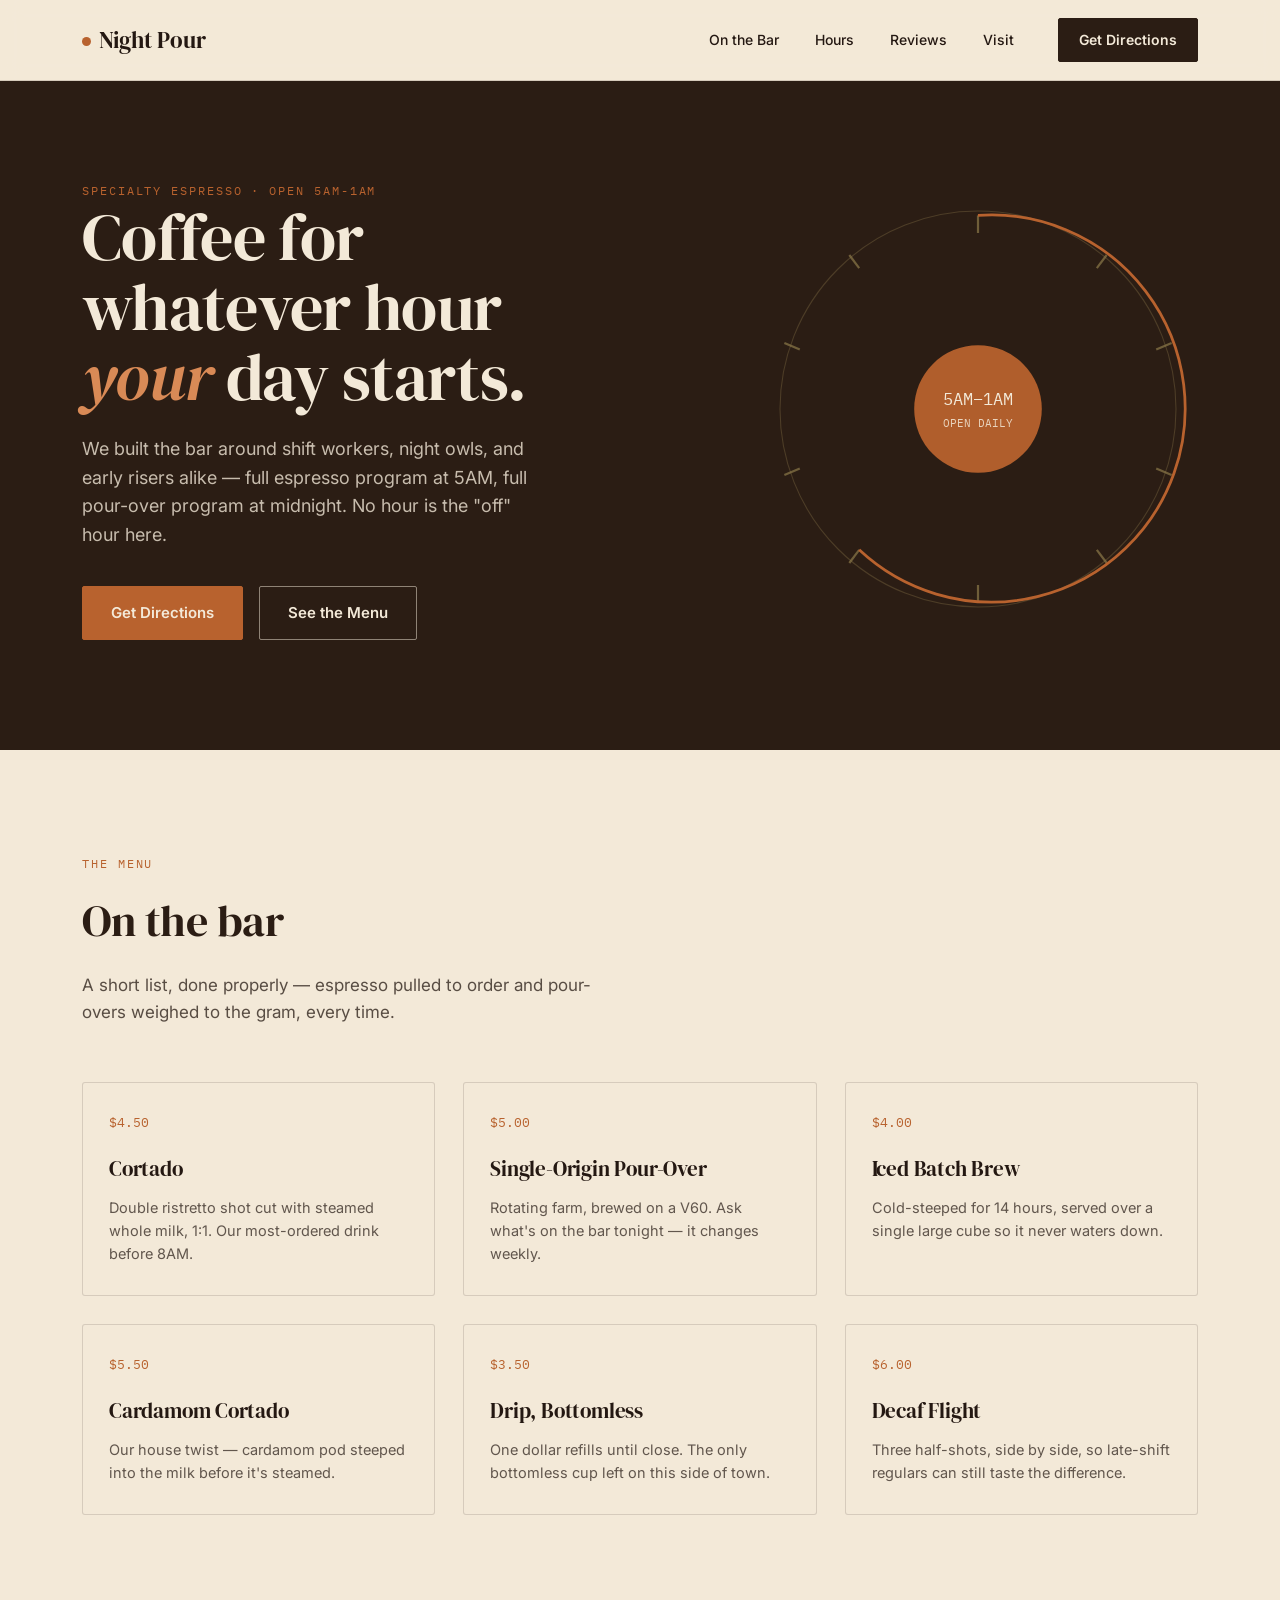
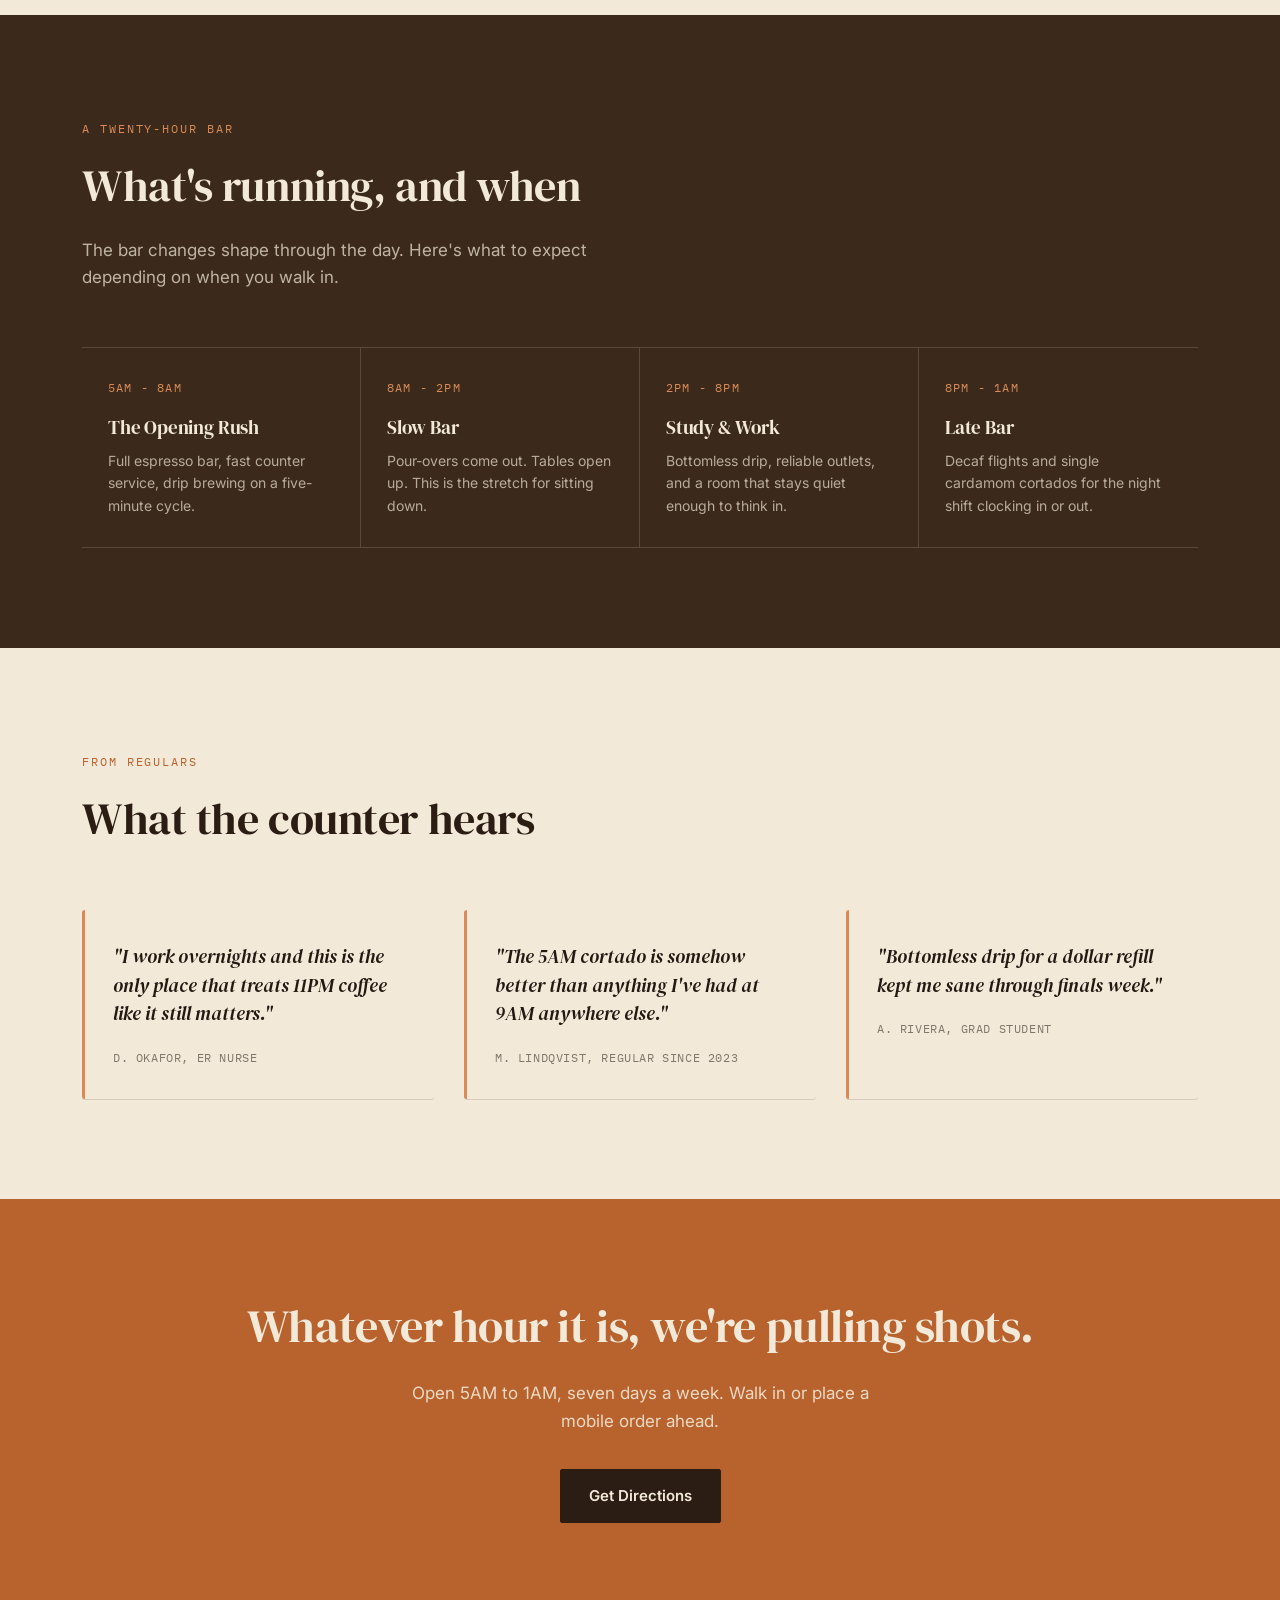
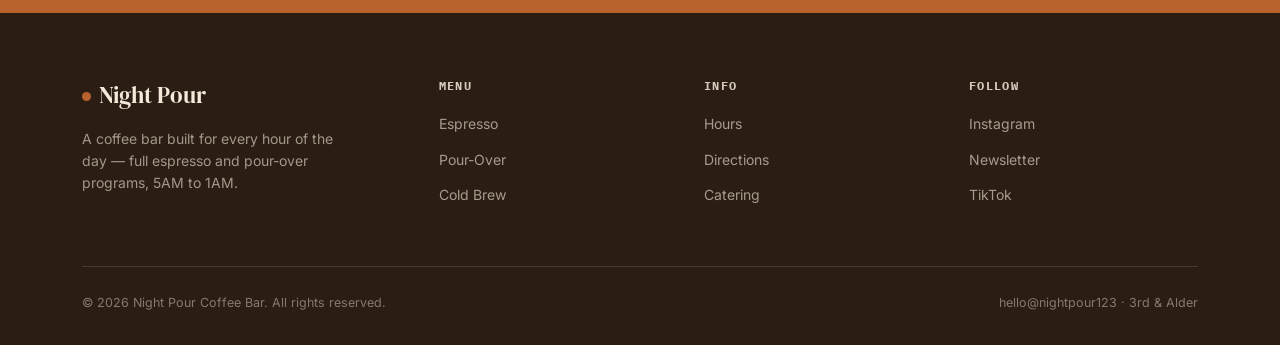
<file: WebDevelopment-Level1-Task1-LandingPage/index.html>
<!DOCTYPE html>
<html lang="en">
<head>
  <meta charset="UTF-8" />
  <meta name="viewport" content="width=device-width, initial-scale=1.0"/>
  <title>Night Pour — Coffee Bar, Open 5AM-1AM</title>
  <!-- Google Fonts -->
  <link rel="preconnect" href="https://fonts.googleapis.com" />
  <link rel="preconnect" href="https://fonts.gstatic.com" crossorigin />
  <link
    href="https://fonts.googleapis.com/css2?family=DM+Serif+Display:ital@0;1&family=Inter:wght@400;500;600;700&family=IBM+Plex+Mono:wght@400;500&display=swap"
    rel="stylesheet"
  />
  <!-- External CSS -->
  <link rel="stylesheet" href="styles.css" />
</head>
<body>
  <header>
    <div class="wrap nav-inner">
      <a href="#top" class="logo"><span class="mark"></span>Night Pour</a>
      <div class="nav-links-wrap">
        <nav>
          <ul>
            <li><a href="#bar">On the Bar</a></li>
            <li><a href="#hours">Hours</a></li>
            <li><a href="#reviews">Reviews</a></li>
            <li><a href="#visit">Visit</a></li>
          </ul>
        </nav>
        <a href="#visit" class="btn btn-primary" style="padding:10px 20px; font-size:14px;">Get Directions</a>
      </div>
    </div>
  </header>

  <main id="top">
    <!-- HERO -->
    <section class="hero">
      <div class="wrap">
        <div>
          <span class="eyebrow">Specialty Espresso · Open 5AM-1AM</span>
          <h1>Coffee for whatever hour <em>your</em> day starts.</h1>
          <p class="sub">We built the bar around shift workers, night owls, and early risers alike — full espresso program at 5AM, full pour-over program at midnight. No hour is the "off" hour here.</p>
          <div class="cta-row">
            <a href="#visit" class="btn btn-primary">Get Directions</a>
            <a href="#bar" class="btn btn-ghost">See the Menu</a>
          </div>
        </div>

        <div class="dial-motif" aria-hidden="true">
          <svg viewBox="0 0 400 400">
            <circle cx="200" cy="200" r="180" fill="none" stroke="#8C7A4A" stroke-width="1" opacity="0.35" />
            <g class="dial-tick" stroke-width="2">
              <line x1="200" y1="24" x2="200" y2="40" />
              <line x1="317" y1="60" x2="308" y2="72" />
              <line x1="376" y1="140" x2="362" y2="146" />
              <line x1="376" y1="260" x2="362" y2="254" />
              <line x1="317" y1="340" x2="308" y2="328" />
              <line x1="200" y1="376" x2="200" y2="360" />
              <line x1="83" y1="340" x2="92" y2="328" />
              <line x1="24" y1="260" x2="38" y2="254" />
              <line x1="24" y1="140" x2="38" y2="146" />
              <line x1="83" y1="60" x2="92" y2="72" />
            </g>
            <path class="dial-arc" d="M 200 24 A 176 176 0 1 1 92 328" />
            <circle cx="200" cy="200" r="58" fill="#B8622E" opacity="0.95" />
            <text x="200" y="196" text-anchor="middle" fill="#F3E9D8" font-family="IBM Plex Mono, monospace" font-size="15">5AM–1AM</text>
            <text x="200" y="216" text-anchor="middle" fill="#F3E9D8" font-family="IBM Plex Mono, monospace" font-size="10" opacity="0.85">OPEN DAILY</text>
          </svg>
        </div>
      </div>
    </section>

    <!-- ON THE BAR -->
    <section id="bar">
      <div class="wrap">
        <div class="section-head">
          <span class="eyebrow">The Menu</span>
          <h2>On the bar</h2>
          <p>A short list, done properly — espresso pulled to order and pour-overs weighed to the gram, every time.</p>
        </div>
        <div class="bar-grid">
          <div class="bar-card">
            <span class="price">$4.50</span>
            <h3>Cortado</h3>
            <p>Double ristretto shot cut with steamed whole milk, 1:1. Our most-ordered drink before 8AM.</p>
          </div>
          <div class="bar-card">
            <span class="price">$5.00</span>
            <h3>Single-Origin Pour-Over</h3>
            <p>Rotating farm, brewed on a V60. Ask what's on the bar tonight — it changes weekly.</p>
          </div>
          <div class="bar-card">
            <span class="price">$4.00</span>
            <h3>Iced Batch Brew</h3>
            <p>Cold-steeped for 14 hours, served over a single large cube so it never waters down.</p>
          </div>
          <div class="bar-card">
            <span class="price">$5.50</span>
            <h3>Cardamom Cortado</h3>
            <p>Our house twist — cardamom pod steeped into the milk before it's steamed.</p>
          </div>
          <div class="bar-card">
            <span class="price">$3.50</span>
            <h3>Drip, Bottomless</h3>
            <p>One dollar refills until close. The only bottomless cup left on this side of town.</p>
          </div>
          <div class="bar-card">
            <span class="price">$6.00</span>
            <h3>Decaf Flight</h3>
            <p>Three half-shots, side by side, so late-shift regulars can still taste the difference.</p>
          </div>
        </div>
      </div>
    </section>

    <!-- HOURS -->
    <section id="hours" class="panel">
      <div class="wrap">
        <div class="section-head">
          <span class="eyebrow">A Twenty-Hour Bar</span>
          <h2>What's running, and when</h2>
          <p>The bar changes shape through the day. Here's what to expect depending on when you walk in.</p>
        </div>
        <div class="hours-grid">
          <div class="hour-card">
            <span class="slot">5AM - 8AM</span>
            <h3>The Opening Rush</h3>
            <p>Full espresso bar, fast counter service, drip brewing on a five-minute cycle.</p>
          </div>
          <div class="hour-card">
            <span class="slot">8AM - 2PM</span>
            <h3>Slow Bar</h3>
            <p>Pour-overs come out. Tables open up. This is the stretch for sitting down.</p>
          </div>
          <div class="hour-card">
            <span class="slot">2PM - 8PM</span>
            <h3>Study & Work</h3>
            <p>Bottomless drip, reliable outlets, and a room that stays quiet enough to think in.</p>
          </div>
          <div class="hour-card">
            <span class="slot">8PM - 1AM</span>
            <h3>Late Bar</h3>
            <p>Decaf flights and single cardamom cortados for the night shift clocking in or out.</p>
          </div>
        </div>
      </div>
    </section>

    <!-- TESTIMONIALS -->
    <section id="reviews">
      <div class="wrap">
        <div class="section-head">
          <span class="eyebrow">From Regulars</span>
          <h2>What the counter hears</h2>
        </div>
        <div class="quote-grid">
          <div class="quote-card">
            <p class="q">"I work overnights and this is the only place that treats 11PM coffee like it still matters."</p>
            <p class="who">D. OKAFOR, ER NURSE</p>
          </div>
          <div class="quote-card">
            <p class="q">"The 5AM cortado is somehow better than anything I've had at 9AM anywhere else."</p>
            <p class="who">M. LINDQVIST, REGULAR SINCE 2023</p>
          </div>
          <div class="quote-card">
            <p class="q">"Bottomless drip for a dollar refill kept me sane through finals week."</p>
            <p class="who">A. RIVERA, GRAD STUDENT</p>
          </div>
        </div>
      </div>
    </section>

    <!-- CTA -->
    <section class="cta-band" id="visit">
      <div class="wrap">
        <h2>Whatever hour it is, we're pulling shots.</h2>
        <p>Open 5AM to 1AM, seven days a week. Walk in or place a mobile order ahead.</p>
        <a href="#" class="btn btn-primary">Get Directions</a>
      </div>
    </section>
  </main>

  <footer>
    <div class="wrap">
      <div class="footer-grid">
        <div>
          <a href="#top" class="logo"><span class="mark"></span>Night Pour</a>
          <p>A coffee bar built for every hour of the day — full espresso and pour-over programs, 5AM to 1AM.</p>
        </div>
        <div class="footer-col">
          <h4>Menu</h4>
          <ul>
            <li><a href="#bar">Espresso</a></li>
            <li><a href="#bar">Pour-Over</a></li>
            <li><a href="#bar">Cold Brew</a></li>
          </ul>
        </div>
        <div class="footer-col">
          <h4>Info</h4>
          <ul>
            <li><a href="#hours">Hours</a></li>
            <li><a href="#visit">Directions</a></li>
            <li><a href="#">Catering</a></li>
          </ul>
        </div>
        <div class="footer-col">
          <h4>Follow</h4>
          <ul>
            <li><a href="#">Instagram</a></li>
            <li><a href="#">Newsletter</a></li>
            <li><a href="#">TikTok</a></li>
          </ul>
        </div>
      </div>
      <div class="footer-bottom">
        <span>© 2026 Night Pour Coffee Bar. All rights reserved.</span>
        <span>hello@nightpour123 · 3rd &amp; Alder</span>
      </div>
    </div>
  </footer>
</body>
</html>
</file>
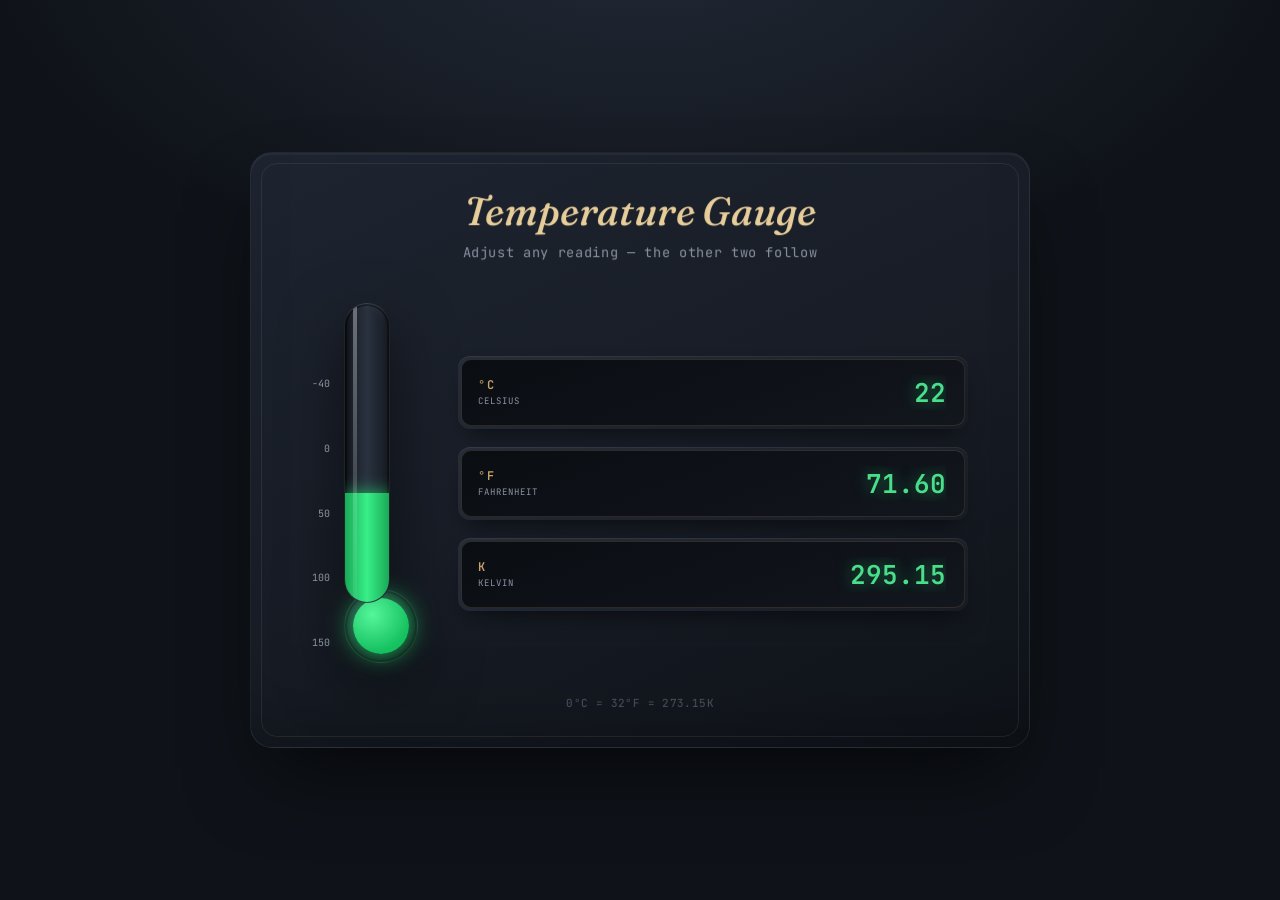
<file: WebDevelopment-Level1-Task3-TemperatureConverter/index.html>
<!DOCTYPE html>
<html lang="en">

<head>
    <meta charset="UTF-8" />
    <meta name="viewport" content="width=device-width, initial-scale=1.0" />
    <title>Temperature-convertor</title>
    <link rel="preconnect" href="https://fonts.googleapis.com" />
    <link rel="preconnect" href="https://fonts.gstatic.com" crossorigin />
    <link
        href="https://fonts.googleapis.com/css2?family=Fraunces:ital,wght@0,500;0,600;1,500&family=JetBrains+Mono:wght@400;500;600;700&display=swap"
        rel="stylesheet" />
    <link rel="stylesheet" href="style.css" />
</head>

<body>

    <div class="stage" id="stage">
        <div class="panel" id="panel">
            <header>
                <h1>Temperature Gauge</h1>
                <p class="subtitle">Adjust any reading — the other two follow</p>
            </header>

            <div class="instrument">
                <div class="thermo-wrap">
                    <div class="scale">
                        <span>150</span>
                        <span>100</span>
                        <span>50</span>
                        <span>0</span>
                        <span>-40</span>
                    </div>
                    <div>
                        <div class="tube-frame">
                            <div class="mercury" id="mercury"></div>
                        </div>
                        <div class="bulb-frame">
                            <div class="bulb" id="bulb"></div>
                        </div>
                    </div>
                </div>

                <div class="readouts">
                    <div class="gauge" id="gauge-c">
                        <div class="gauge-inner">
                            <span class="unit">°C<small>Celsius</small></span>
                            <input class="readout" type="number" step="any" id="celsius" placeholder="0" />
                        </div>
                    </div>
                    <div class="gauge" id="gauge-f">
                        <div class="gauge-inner">
                            <span class="unit">°F<small>Fahrenheit</small></span>
                            <input class="readout" type="number" step="any" id="fahrenheit" placeholder="0" />
                        </div>
                    </div>
                    <div class="gauge" id="gauge-k">
                        <div class="gauge-inner">
                            <span class="unit">K<small>Kelvin</small></span>
                            <input class="readout" type="number" step="any" id="kelvin" placeholder="0" />
                        </div>
                    </div>
                </div>
            </div>

            <footer>0°C = 32°F = 273.15K</footer>
        </div>
    </div>

    <script src="index.js"></script>
</body>

</html>
</file>
<file: WebDevelopment-Level1-Task1-LandingPage/styles.css>
/* ---------- Tokens ---------- */
:root {
  --bark: #2B1D14;
  /* deep roasted-bean brown, primary bg */
  --bark-2: #3B2A1C;
  /* lighter panel brown */
  --cream: #F3E9D8;
  /* main light background / text-on-dark */
  --rust: #B8622E;
  /* single warm accent */
  --rust-soft: #D98A56;
  --brass: #8C7A4A;
  /* secondary muted accent, dial ticks */
  --ink: #241812;
  /* body text on cream */
  --line-dark: rgba(243, 233, 216, 0.16);
  --line-light: rgba(36, 24, 18, 0.14);

  --display: 'DM Serif Display', serif;
  --body: 'Inter', sans-serif;
  --mono: 'IBM Plex Mono', monospace;
}

* {
  box-sizing: border-box;
  margin: 0;
  padding: 0;
}

html {
  scroll-behavior: smooth;
}

body {
  background: var(--cream);
  color: var(--ink);
  font-family: var(--body);
  font-size: 16px;
  line-height: 1.6;
  -webkit-font-smoothing: antialiased;
}

img,
svg {
  display: block;
  max-width: 100%;
}

a {
  color: inherit;
  text-decoration: none;
}

ul {
  list-style: none;
}

.wrap {
  width: 100%;
  max-width: 1180px;
  margin: 0 auto;
  padding: 0 32px;
}

h1,
h2,
h3 {
  font-family: var(--display);
  font-weight: 400;
  letter-spacing: -0.01em;
}

.eyebrow {
  font-family: var(--mono);
  font-size: 12px;
  letter-spacing: 0.16em;
  text-transform: uppercase;
  color: var(--rust);
}

.btn {
  display: inline-flex;
  align-items: center;
  gap: 10px;
  font-family: var(--body);
  font-weight: 600;
  font-size: 15px;
  padding: 14px 28px;
  border-radius: 2px;
  border: 1.5px solid var(--bark);
  cursor: pointer;
  transition: transform .18s ease, background .18s ease, color .18s ease;
}

.btn-primary {
  background: var(--bark);
  color: var(--cream);
}

.btn-primary:hover {
  transform: translateY(-2px);
  background: var(--rust);
  border-color: var(--rust);
}

.btn-ghost {
  background: transparent;
  color: var(--bark);
}

.btn-ghost:hover {
  transform: translateY(-2px);
  background: rgba(43, 29, 20, 0.06);
}

/* ---------- Nav ---------- */
header {
  position: sticky;
  top: 0;
  z-index: 100;
  background: rgba(243, 233, 216, 0.9);
  backdrop-filter: blur(10px);
  -webkit-backdrop-filter: blur(10px);
  border-bottom: 1px solid var(--line-light);
}

.nav-inner {
  display: flex;
  align-items: center;
  justify-content: space-between;
  padding: 18px 32px;
}

.logo {
  font-family: var(--display);
  font-size: 23px;
  display: flex;
  align-items: baseline;
  gap: 8px;
}

.logo .mark {
  display: inline-block;
  width: 9px;
  height: 9px;
  border-radius: 50%;
  background: var(--rust);
  transform: translateY(-2px);
}

.nav-links-wrap {
  display: flex;
  align-items: center;
  gap: 44px;
}

nav ul {
  display: flex;
  gap: 36px;
}

nav a {
  font-size: 14px;
  font-weight: 500;
  color: var(--ink);
  position: relative;
  padding-bottom: 4px;
}

nav a::after {
  content: "";
  position: absolute;
  left: 0;
  bottom: 0;
  width: 0%;
  height: 1.5px;
  background: var(--rust);
  transition: width .2s ease;
}

nav a:hover::after {
  width: 100%;
}

/* ---------- Hero ---------- */
.hero {
  background: var(--bark);
  color: var(--cream);
  padding: 96px 0 110px;
}

.hero .wrap {
  display: grid;
  grid-template-columns: 1.05fr 0.95fr;
  align-items: center;
  gap: 48px;
}

.hero h1 {
  font-size: clamp(40px, 5.6vw, 66px);
  line-height: 1.06;
}

.hero h1 em {
  font-style: italic;
  color: var(--rust-soft);
}

.hero p.sub {
  margin-top: 22px;
  max-width: 460px;
  font-size: 18px;
  color: rgba(243, 233, 216, 0.78);
}

.hero .cta-row {
  margin-top: 36px;
  display: flex;
  gap: 16px;
  flex-wrap: wrap;
}

.hero .btn-primary {
  background: var(--rust);
  border-color: var(--rust);
  color: var(--cream);
}

.hero .btn-primary:hover {
  background: var(--rust-soft);
  border-color: var(--rust-soft);
}

.hero .btn-ghost {
  color: var(--cream);
  border-color: rgba(243, 233, 216, 0.5);
}

.hero .btn-ghost:hover {
  background: rgba(243, 233, 216, 0.08);
}

.hero .fine {
  margin-top: 18px;
  font-family: var(--mono);
  font-size: 11.5px;
  letter-spacing: 0.06em;
  color: rgba(243, 233, 216, 0.55);
}

/* Signature motif: the open-hours dial (5AM - 1AM) */
.dial-motif {
  position: relative;
  width: 100%;
  aspect-ratio: 1/1;
  max-width: 440px;
  margin-left: auto;
}

.dial-motif svg {
  width: 100%;
  height: 100%;
}

.dial-tick {
  stroke: var(--brass);
  opacity: 0.7;
}

.dial-arc {
  fill: none;
  stroke: var(--rust);
  stroke-width: 2.5;
}

/* ---------- Section shared ---------- */
section {
  padding: 100px 0;
}

.section-head {
  max-width: 620px;
  margin-bottom: 56px;
}

.section-head h2 {
  font-size: clamp(30px, 3.6vw, 44px);
  margin-top: 10px;
  color: var(--bark);
}

.section-head p {
  margin-top: 16px;
  font-size: 17px;
  color: rgba(36, 24, 18, 0.75);
  max-width: 520px;
}

.panel {
  background: var(--bark-2);
  color: var(--cream);
}

.panel .section-head h2 {
  color: var(--cream);
}

.panel .section-head p {
  color: rgba(243, 233, 216, 0.72);
}

.panel .eyebrow {
  color: var(--rust-soft);
}

/* ---------- On the Bar (menu / features) ---------- */
.bar-grid {
  display: grid;
  grid-template-columns: repeat(3, 1fr);
  gap: 28px;
}

.bar-card {
  background: var(--cream);
  border: 1px solid var(--line-light);
  border-radius: 3px;
  padding: 30px 26px;
}

.bar-card .price {
  font-family: var(--mono);
  font-size: 13px;
  color: var(--rust);
  display: block;
  margin-bottom: 18px;
}

.bar-card h3 {
  font-size: 21px;
  color: var(--ink);
  margin-bottom: 10px;
  font-weight: 400;
}

.bar-card p {
  font-size: 14.5px;
  color: rgba(36, 24, 18, 0.7);
}

/* ---------- Hours (real sequence — legitimate numbering) ---------- */
.hours-grid {
  display: grid;
  grid-template-columns: repeat(4, 1fr);
  gap: 0;
  border-top: 1px solid var(--line-dark);
}

.hour-card {
  padding: 30px 26px;
  border-right: 1px solid var(--line-dark);
  border-bottom: 1px solid var(--line-dark);
}

.hour-card:nth-child(4n) {
  border-right: none;
}

.hour-card .slot {
  font-family: var(--mono);
  font-size: 12px;
  letter-spacing: 0.1em;
  text-transform: uppercase;
  color: var(--rust-soft);
  margin-bottom: 14px;
  display: block;
}

.hour-card h3 {
  font-size: 19px;
  margin-bottom: 8px;
  color: var(--cream);
  font-weight: 400;
}

.hour-card p {
  font-size: 14px;
  color: rgba(243, 233, 216, 0.68);
}

/* ---------- Testimonials ---------- */
.quote-grid {
  display: grid;
  grid-template-columns: repeat(3, 1fr);
  gap: 30px;
}

.quote-card {
  background: var(--cream);
  border-radius: 3px;
  padding: 32px 28px;
  border-left: 3px solid var(--rust-soft);
  box-shadow: 0 1px 0 var(--line-light);
}

.quote-card p.q {
  font-family: var(--display);
  font-style: italic;
  font-size: 19px;
  line-height: 1.5;
  color: var(--ink);
}

.quote-card .who {
  margin-top: 20px;
  font-family: var(--mono);
  font-size: 12px;
  letter-spacing: 0.05em;
  color: rgba(36, 24, 18, 0.55);
}

/* ---------- CTA band ---------- */
.cta-band {
  background: var(--rust);
  color: var(--cream);
  text-align: center;
  padding: 90px 0;
}

.cta-band h2 {
  font-size: clamp(30px, 4vw, 46px);
  color: var(--cream);
}

.cta-band p {
  margin: 18px auto 34px;
  max-width: 480px;
  color: rgba(243, 233, 216, 0.88);
  font-size: 17px;
}

.cta-band .btn-primary {
  background: var(--bark);
  border-color: var(--bark);
  color: var(--cream);
}

.cta-band .btn-primary:hover {
  background: var(--bark-2);
  border-color: var(--bark-2);
}

/* ---------- Footer ---------- */
footer {
  background: var(--bark);
  color: rgba(243, 233, 216, 0.72);
  padding: 64px 0 32px;
}

.footer-grid {
  display: grid;
  grid-template-columns: 1.4fr 1fr 1fr 1fr;
  gap: 36px;
  padding-bottom: 48px;
  border-bottom: 1px solid rgba(243, 233, 216, 0.14);
}

.footer-grid .logo {
  color: var(--cream);
  margin-bottom: 14px;
}

.footer-grid p {
  font-size: 14px;
  max-width: 260px;
  color: rgba(243, 233, 216, 0.6);
}

.footer-col h4 {
  font-family: var(--mono);
  font-size: 11.5px;
  letter-spacing: 0.12em;
  text-transform: uppercase;
  color: rgba(243, 233, 216, 0.85);
  margin-bottom: 16px;
}

.footer-col li {
  margin-bottom: 10px;
}

.footer-col a {
  font-size: 14px;
  color: rgba(243, 233, 216, 0.62);
  transition: color .15s ease;
}

.footer-col a:hover {
  color: var(--rust-soft);
}

.footer-bottom {
  display: flex;
  justify-content: space-between;
  align-items: center;
  padding-top: 26px;
  font-size: 12.5px;
  color: rgba(243, 233, 216, 0.45);
  flex-wrap: wrap;
  gap: 12px;
}

/* ---------- Responsive ---------- */
@media (max-width: 880px) {
  .hero .wrap {
    grid-template-columns: 1fr;
  }

  .dial-motif {
    margin: 40px auto 0;
    max-width: 300px;
  }

  .bar-grid {
    grid-template-columns: repeat(2, 1fr);
  }

  .hours-grid {
    grid-template-columns: repeat(2, 1fr);
  }

  .hour-card:nth-child(2n) {
    border-right: none;
  }

  .hour-card:nth-child(4n) {
    border-right: 1px solid var(--line-dark);
  }

  .quote-grid {
    grid-template-columns: 1fr;
  }

  .footer-grid {
    grid-template-columns: 1fr 1fr;
  }
}

@media (max-width: 620px) {
  .wrap {
    padding: 0 20px;
  }

  .nav-inner {
    flex-direction: column;
    align-items: flex-start;
    gap: 14px;
    padding: 16px 20px;
  }

  .nav-links-wrap {
    width: 100%;
    flex-direction: column;
    align-items: flex-start;
    gap: 14px;
  }

  nav ul {
    flex-wrap: wrap;
    gap: 10px 20px;
  }

  nav a {
    font-size: 13.5px;
  }

  .nav-links-wrap .btn {
    width: 100%;
    justify-content: center;
  }

  .bar-grid {
    grid-template-columns: 1fr;
  }

  .hours-grid {
    grid-template-columns: 1fr;
  }

  .hour-card {
    border-right: none !important;
  }

  .footer-grid {
    grid-template-columns: 1fr;
    gap: 28px;
  }

  .hero {
    padding: 70px 0 70px;
  }

  section {
    padding: 64px 0;
  }
}
</file>
<file: WebDevelopment-Level1-Task3-TemperatureConverter/style.css>
:root {
    --bg-0: #0f1319;
    --bg-1: #171c25;
    --bg-2: #1e2430;
    --brass: #c9a266;
    --brass-light: #e6cd9a;
    --brass-dark: #8a6d3f;
    --ink: #e9e6dc;
    --ink-dim: #8b93a1;
    --glass-edge: rgba(255, 255, 255, 0.08);
    --hue: 205;
    --accent: hsl(var(--hue) 70% 58%);
}

* {
    box-sizing: border-box;
}

html,
body {
    margin: 0;
    min-height: 100vh;
}

body {
    background:
        radial-gradient(1200px 700px at 50% -10%, #232a37 0%, var(--bg-0) 55%),
        var(--bg-0);
    color: var(--ink);
    font-family: 'JetBrains Mono', monospace;
    display: flex;
    align-items: center;
    justify-content: center;
    padding: 48px 20px;
}

.stage {
    perspective: 1700px;
    width: 100%;
    max-width: 780px;
}

.panel {
    position: relative;
    transform-style: preserve-3d;
    transform: rotateX(var(--ry, 0deg)) rotateY(var(--rx, 0deg));
    transition: transform 0.25s cubic-bezier(.2, .8, .2, 1);
    background:
        linear-gradient(155deg, var(--bg-2) 0%, var(--bg-1) 55%, var(--bg-0) 100%);
    border-radius: 22px;
    padding: 44px 40px 40px;
    border: 1px solid rgba(255, 255, 255, 0.06);
    box-shadow:
        0 40px 80px -20px rgba(0, 0, 0, 0.65),
        0 2px 0 rgba(255, 255, 255, 0.04) inset,
        0 -60px 100px -80px rgba(0, 0, 0, 0.5) inset;
}

.panel::before {
    content: "";
    position: absolute;
    inset: 10px;
    border-radius: 16px;
    border: 1px solid var(--glass-edge);
    pointer-events: none;
}

header {
    text-align: center;
    transform: translateZ(70px);
    margin-bottom: 34px;
}

h1 {
    font-family: 'Fraunces', serif;
    font-style: italic;
    font-weight: 500;
    font-size: clamp(28px, 5vw, 38px);
    margin: 0 0 8px;
    color: var(--brass-light);
    letter-spacing: 0.2px;
}

.subtitle {
    margin: 0;
    color: var(--ink-dim);
    font-size: 13px;
    letter-spacing: 0.3px;
}

.instrument {
    display: flex;
    gap: 40px;
    align-items: center;
    justify-content: center;
    flex-wrap: wrap;
}

/* ---- Thermometer ---- */
.thermo-wrap {
    transform: translateZ(90px);
    display: flex;
    align-items: flex-end;
    gap: 14px;
    filter: drop-shadow(0 20px 30px rgba(0, 0, 0, 0.5));
}

.scale {
    display: flex;
    flex-direction: column-reverse;
    justify-content: space-between;
    height: 300px;
    padding: 14px 0;
    font-size: 10px;
    color: var(--ink-dim);
    text-align: right;
}

.tube-frame {
    position: relative;
    width: 46px;
    height: 300px;
    border-radius: 23px;
    background: linear-gradient(90deg, #0c0f14 0%, #1c222c 18%, #2a323f 50%, #1c222c 82%, #0c0f14 100%);
    border: 1px solid rgba(255, 255, 255, 0.08);
    box-shadow:
        inset 0 0 0 2px rgba(0, 0, 0, 0.4),
        inset -4px 0 10px rgba(255, 255, 255, 0.05);
    overflow: hidden;
}

.tube-frame::after {
    content: "";
    position: absolute;
    top: 0;
    bottom: 0;
    left: 8px;
    width: 4px;
    background: linear-gradient(180deg, rgba(255, 255, 255, 0.35), rgba(255, 255, 255, 0.05));
    border-radius: 3px;
}

.mercury {
    position: absolute;
    left: 0;
    right: 0;
    bottom: 0;
    height: 12%;
    background: linear-gradient(90deg, hsl(var(--hue) 75% 38%), hsl(var(--hue) 85% 58%), hsl(var(--hue) 75% 38%));
    box-shadow: 0 0 18px hsl(var(--hue) 85% 55% / 0.7);
    transition: height 0.5s cubic-bezier(.2, .8, .2, 1), background 0.5s linear, box-shadow 0.5s linear;
}

.bulb-frame {
    width: 74px;
    height: 74px;
    border-radius: 50%;
    margin-top: -14px;
    background: radial-gradient(circle at 35% 30%, #2a323f, #0c0f14 75%);
    border: 1px solid rgba(255, 255, 255, 0.08);
    display: flex;
    align-items: center;
    justify-content: center;
    box-shadow: inset 0 0 0 2px rgba(0, 0, 0, 0.4);
}

.bulb {
    width: 56px;
    height: 56px;
    border-radius: 50%;
    background: radial-gradient(circle at 35% 30%, hsl(var(--hue) 90% 65%), hsl(var(--hue) 80% 42%) 70%);
    box-shadow: 0 0 26px hsl(var(--hue) 85% 55% / 0.85);
    transition: background 0.5s linear, box-shadow 0.5s linear;
}

/* ---- Readout cards ---- */
.readouts {
    transform: translateZ(40px);
    display: flex;
    flex-direction: column;
    gap: 18px;
    min-width: 240px;
}

.gauge {
    position: relative;
    background: linear-gradient(160deg, #262d3a, #171b23);
    border-radius: 12px;
    padding: 3px;
    box-shadow:
        0 12px 24px -10px rgba(0, 0, 0, 0.6),
        0 1px 0 rgba(255, 255, 255, 0.06) inset;
}

.gauge-inner {
    display: flex;
    align-items: center;
    justify-content: space-between;
    gap: 12px;
    background: linear-gradient(160deg, #0a0d12, #12161d);
    border-radius: 10px;
    padding: 14px 16px;
    border: 1px solid rgba(201, 162, 102, 0.18);
}

.unit {
    font-size: 12px;
    letter-spacing: 1.5px;
    color: var(--brass);
    font-weight: 600;
    text-transform: uppercase;
    width: 74px;
    flex-shrink: 0;
}

.unit small {
    display: block;
    color: var(--ink-dim);
    font-size: 9px;
    letter-spacing: 1px;
    margin-top: 2px;
    font-weight: 400;
}

input.readout {
    flex: 1;
    min-width: 0;
    background: transparent;
    border: none;
    outline: none;
    color: var(--accent);
    font-family: 'JetBrains Mono', monospace;
    font-weight: 600;
    font-size: 26px;
    text-align: right;
    font-variant-numeric: tabular-nums;
    text-shadow: 0 0 16px hsl(var(--hue) 80% 55% / 0.5);
    transition: color 0.5s linear, text-shadow 0.5s linear;

}

input.readout::-webkit-outer-spin-button,
input.readout::-webkit-inner-spin-button {
    -webkit-appearance: none;
    margin: 0;
}

input.readout::placeholder {
    color: #3a4250;
    font-weight: 400;
}

.gauge.focused .gauge-inner {
    border-color: hsl(var(--hue) 70% 55% / 0.6);
}

footer {
    transform: translateZ(20px);
    text-align: center;
    margin-top: 30px;
    font-size: 11px;
    color: #4c5563;
    letter-spacing: 0.3px;
}

@media (max-width: 560px) {
    .panel {
        padding: 34px 22px 30px;
    }

    .instrument {
        gap: 26px;
    }

    .thermo-wrap {
        gap: 10px;
    }

    .readouts {
        min-width: 0;
        width: 100%;
    }
}

@media (prefers-reduced-motion: reduce) {
    .panel {
        transition: none;
    }

    .mercury {
        transition: background 0.2s linear, box-shadow 0.2s linear;
    }
}
</file>
